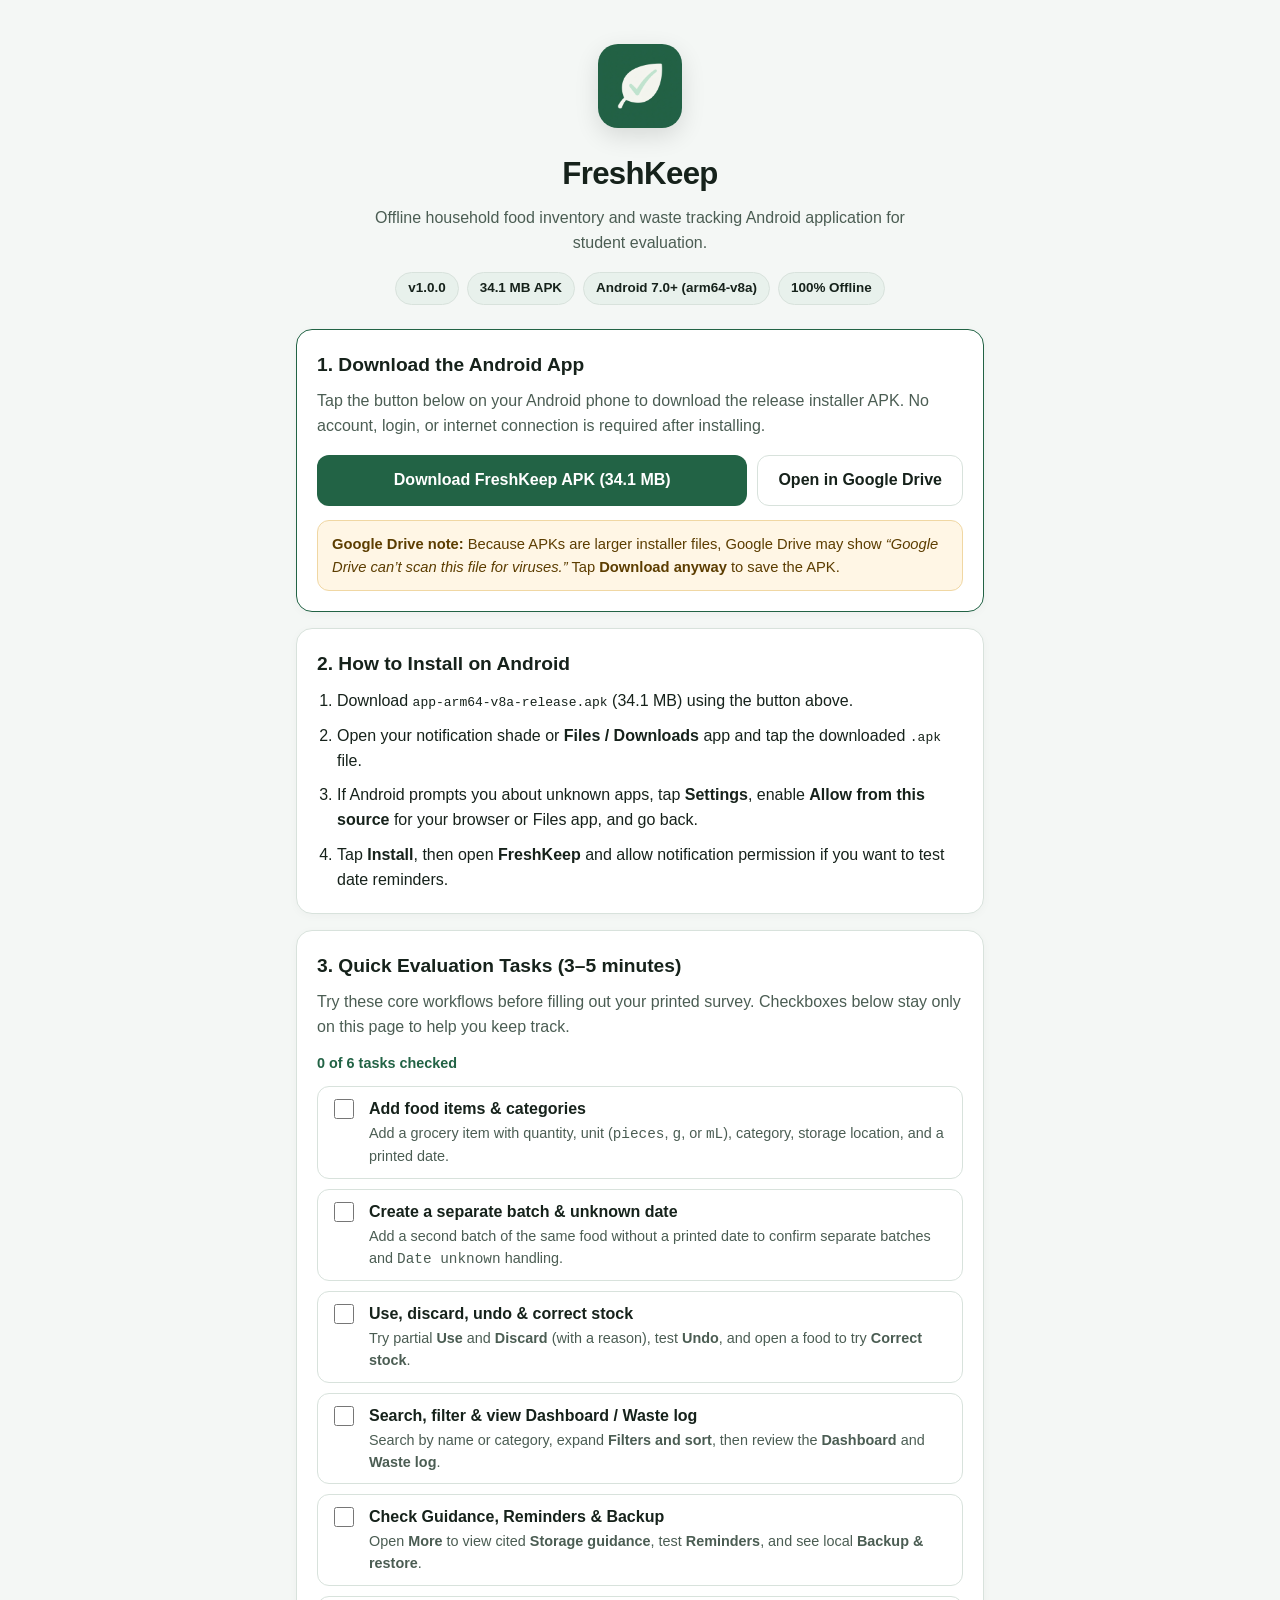
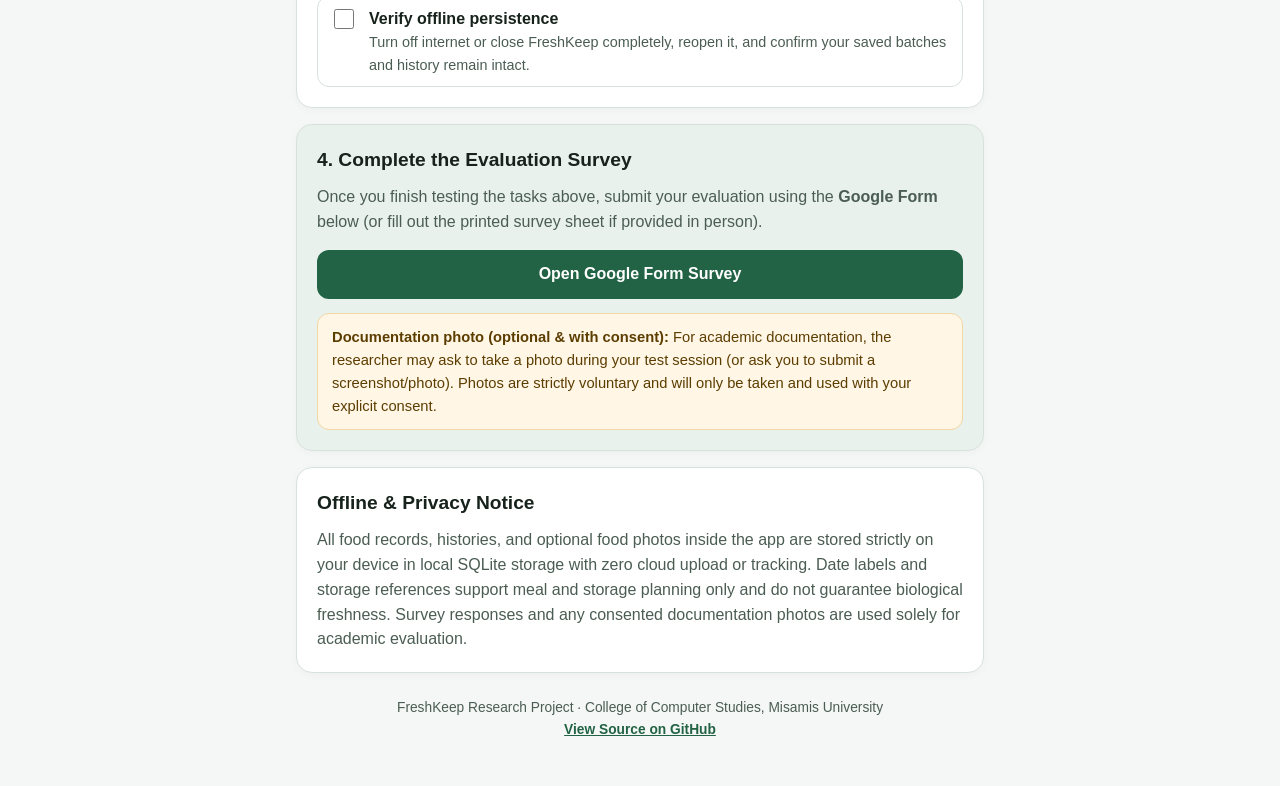
<file: docs/index.html>
<!DOCTYPE html>
<html lang="en">
<head>
  <meta charset="utf-8">
  <meta name="viewport" content="width=device-width, initial-scale=1">
  <title>FreshKeep — Download Android Test App</title>
  <meta name="description" content="Download FreshKeep, an offline household food inventory and waste tracking Android app developed for student research evaluation.">
  <link rel="icon" type="image/png" href="icon.png">
  <link rel="stylesheet" href="styles.css">
</head>
<body>
  <main class="wrap">
    <header class="hero">
      <img class="app-icon" src="icon.png" alt="FreshKeep app icon">
      <h1>FreshKeep</h1>
      <p class="subtitle">
        Offline household food inventory and waste tracking Android application for student evaluation.
      </p>
      <div class="badges">
        <span class="badge">v1.0.0</span>
        <span class="badge">34.1 MB APK</span>
        <span class="badge">Android 7.0+ (arm64-v8a)</span>
        <span class="badge">100% Offline</span>
      </div>
    </header>

    <section class="card download-card" aria-labelledby="download-heading">
      <h2 id="download-heading">1. Download the Android App</h2>
      <p>
        Tap the button below on your Android phone to download the release installer APK. No account, login, or internet connection is required after installing.
      </p>
      <div class="actions">
        <a
          class="btn btn-primary"
          href="https://drive.google.com/uc?export=download&amp;id=15BPLmHVSTaHegW3ULRxQfhftmJ_O6i2R"
          rel="noopener"
        >
          Download FreshKeep APK (34.1 MB)
        </a>
        <a
          class="btn btn-secondary"
          href="https://drive.google.com/file/d/15BPLmHVSTaHegW3ULRxQfhftmJ_O6i2R/view?usp=sharing"
          target="_blank"
          rel="noopener noreferrer"
        >
          Open in Google Drive
        </a>
      </div>
      <div class="callout">
        <strong>Google Drive note:</strong> Because APKs are larger installer files, Google Drive may show <em>“Google Drive can’t scan this file for viruses.”</em> Tap <strong>Download anyway</strong> to save the APK.
      </div>
    </section>

    <section class="card" aria-labelledby="install-heading">
      <h2 id="install-heading">2. How to Install on Android</h2>
      <ol class="steps">
        <li>Download <code>app-arm64-v8a-release.apk</code> (34.1 MB) using the button above.</li>
        <li>Open your notification shade or <strong>Files / Downloads</strong> app and tap the downloaded <code>.apk</code> file.</li>
        <li>If Android prompts you about unknown apps, tap <strong>Settings</strong>, enable <strong>Allow from this source</strong> for your browser or Files app, and go back.</li>
        <li>Tap <strong>Install</strong>, then open <strong>FreshKeep</strong> and allow notification permission if you want to test date reminders.</li>
      </ol>
    </section>

    <section class="card" aria-labelledby="tasks-heading">
      <h2 id="tasks-heading">3. Quick Evaluation Tasks (3–5 minutes)</h2>
      <p>
        Try these core workflows before filling out your printed survey. Checkboxes below stay only on this page to help you keep track.
      </p>
      <div id="task-progress" class="progress-line">0 of 6 tasks checked</div>
      <ul class="task-list">
        <li class="task-item">
          <label>
            <input type="checkbox" class="task-box">
            <span>
              <span class="task-title">Add food items &amp; categories</span>
              <span class="task-desc">Add a grocery item with quantity, unit (<code>pieces</code>, <code>g</code>, or <code>mL</code>), category, storage location, and a printed date.</span>
            </span>
          </label>
        </li>
        <li class="task-item">
          <label>
            <input type="checkbox" class="task-box">
            <span>
              <span class="task-title">Create a separate batch &amp; unknown date</span>
              <span class="task-desc">Add a second batch of the same food without a printed date to confirm separate batches and <code>Date unknown</code> handling.</span>
            </span>
          </label>
        </li>
        <li class="task-item">
          <label>
            <input type="checkbox" class="task-box">
            <span>
              <span class="task-title">Use, discard, undo &amp; correct stock</span>
              <span class="task-desc">Try partial <strong>Use</strong> and <strong>Discard</strong> (with a reason), test <strong>Undo</strong>, and open a food to try <strong>Correct stock</strong>.</span>
            </span>
          </label>
        </li>
        <li class="task-item">
          <label>
            <input type="checkbox" class="task-box">
            <span>
              <span class="task-title">Search, filter &amp; view Dashboard / Waste log</span>
              <span class="task-desc">Search by name or category, expand <strong>Filters and sort</strong>, then review the <strong>Dashboard</strong> and <strong>Waste log</strong>.</span>
            </span>
          </label>
        </li>
        <li class="task-item">
          <label>
            <input type="checkbox" class="task-box">
            <span>
              <span class="task-title">Check Guidance, Reminders &amp; Backup</span>
              <span class="task-desc">Open <strong>More</strong> to view cited <strong>Storage guidance</strong>, test <strong>Reminders</strong>, and see local <strong>Backup &amp; restore</strong>.</span>
            </span>
          </label>
        </li>
        <li class="task-item">
          <label>
            <input type="checkbox" class="task-box">
            <span>
              <span class="task-title">Verify offline persistence</span>
              <span class="task-desc">Turn off internet or close FreshKeep completely, reopen it, and confirm your saved batches and history remain intact.</span>
            </span>
          </label>
        </li>
      </ul>
    </section>

    <section class="card survey-card" aria-labelledby="survey-heading">
      <h2 id="survey-heading">4. Complete the Evaluation Survey</h2>
      <p>
        Once you finish testing the tasks above, submit your evaluation using the <strong>Google Form</strong> below (or fill out the printed survey sheet if provided in person).
      </p>
      <div class="actions">
        <a
          class="btn btn-primary"
          href="https://docs.google.com/forms/d/e/1FAIpQLSeqazJZfaJS-eTChevbZuaS1k_T2pdtu_-zVA3gwY_LlOVrpw/viewform?usp=header"
          target="_blank"
          rel="noopener noreferrer"
        >
          Open Google Form Survey
        </a>
      </div>
      <div class="callout">
        <strong>Documentation photo (optional &amp; with consent):</strong> For academic documentation, the researcher may ask to take a photo during your test session (or ask you to submit a screenshot/photo). Photos are strictly voluntary and will only be taken and used with your explicit consent.
      </div>
    </section>

    <section class="card" aria-labelledby="privacy-heading">
      <h2 id="privacy-heading">Offline &amp; Privacy Notice</h2>
      <p>
        All food records, histories, and optional food photos inside the app are stored strictly on your device in local SQLite storage with zero cloud upload or tracking. Date labels and storage references support meal and storage planning only and do not guarantee biological freshness. Survey responses and any consented documentation photos are used solely for academic evaluation.
      </p>
    </section>

    <footer class="footer">
      FreshKeep Research Project · College of Computer Studies, Misamis University<br>
      <a href="https://github.com/AiruxPH/FreshKeep" target="_blank" rel="noopener noreferrer">View Source on GitHub</a>
    </footer>
  </main>

  <script>
    (function () {
      var boxes = document.querySelectorAll('.task-box');
      var progress = document.getElementById('task-progress');
      function update() {
        var done = 0;
        for (var i = 0; i < boxes.length; i++) {
          if (boxes[i].checked) done++;
        }
        progress.textContent = done + ' of ' + boxes.length + ' tasks checked';
      }
      for (var i = 0; i < boxes.length; i++) {
        boxes[i].addEventListener('change', update);
      }
      update();
    })();
  </script>
</body>
</html>
</file>
<file: docs/styles.css>
:root {
  --green: #226345;
  --green-dark: #194a33;
  --green-tint: #e8f1ec;
  --bg: #f4f7f5;
  --surface: #ffffff;
  --border: #d8e2dc;
  --text: #16221b;
  --muted: #4b5d53;
  --warn-bg: #fff6e5;
  --warn-border: #f0d7a3;
  --warn-text: #5c3d00;
  --radius: 16px;
}

@media (prefers-color-scheme: dark) {
  :root {
    --green: #3a9267;
    --green-dark: #2c7552;
    --green-tint: #1d3227;
    --bg: #0f1612;
    --surface: #17211b;
    --border: #28382f;
    --text: #edf3ef;
    --muted: #acc0b4;
    --warn-bg: #2c2414;
    --warn-border: #594622;
    --warn-text: #f3d79b;
  }
}

* {
  box-sizing: border-box;
}

html {
  scroll-behavior: smooth;
}

body {
  margin: 0;
  font-family: -apple-system, BlinkMacSystemFont, "Segoe UI", Roboto, Helvetica, Arial, sans-serif;
  background: var(--bg);
  color: var(--text);
  line-height: 1.55;
  -webkit-font-smoothing: antialiased;
}

.wrap {
  max-width: 720px;
  margin: 0 auto;
  padding: 24px 16px 48px;
}

.hero {
  text-align: center;
  padding: 20px 12px 24px;
}

.app-icon {
  width: 84px;
  height: 84px;
  border-radius: 20px;
  box-shadow: 0 8px 24px rgba(0, 0, 0, 0.12);
  margin-bottom: 14px;
}

h1 {
  margin: 0 0 8px;
  font-size: 1.95rem;
  letter-spacing: -0.02em;
}

.subtitle {
  margin: 0 auto 16px;
  max-width: 540px;
  color: var(--muted);
  font-size: 1rem;
}

.badges {
  display: flex;
  flex-wrap: wrap;
  justify-content: center;
  gap: 8px;
}

.badge {
  background: var(--green-tint);
  color: var(--text);
  border: 1px solid var(--border);
  padding: 5px 12px;
  border-radius: 999px;
  font-size: 0.84rem;
  font-weight: 600;
}

.card {
  background: var(--surface);
  border: 1px solid var(--border);
  border-radius: var(--radius);
  padding: 20px;
  margin-bottom: 16px;
  box-shadow: 0 2px 10px rgba(0, 0, 0, 0.03);
}

.card h2 {
  margin: 0 0 10px;
  font-size: 1.2rem;
}

.card p {
  margin: 0 0 12px;
  color: var(--muted);
}

.card p:last-child {
  margin-bottom: 0;
}

.download-card {
  border-color: var(--green);
}

.actions {
  display: flex;
  flex-direction: column;
  gap: 10px;
  margin: 16px 0 14px;
}

@media (min-width: 520px) {
  .actions {
    flex-direction: row;
    flex-wrap: wrap;
  }
}

.btn {
  display: inline-flex;
  align-items: center;
  justify-content: center;
  min-height: 48px;
  padding: 12px 20px;
  border-radius: 12px;
  font-size: 1rem;
  font-weight: 600;
  text-decoration: none;
  cursor: pointer;
  transition: background-color 0.15s ease, transform 0.1s ease;
}

.btn:active {
  transform: scale(0.99);
}

.btn-primary {
  background: var(--green);
  color: #ffffff;
  flex: 1 1 auto;
}

.btn-primary:hover {
  background: var(--green-dark);
}

.btn-secondary {
  background: transparent;
  color: var(--text);
  border: 1px solid var(--border);
}

.btn-secondary:hover {
  background: var(--green-tint);
}

.callout {
  background: var(--warn-bg);
  border: 1px solid var(--warn-border);
  color: var(--warn-text);
  border-radius: 12px;
  padding: 12px 14px;
  font-size: 0.92rem;
}

.steps {
  margin: 0;
  padding-left: 20px;
}

.steps li {
  margin-bottom: 10px;
}

.steps li:last-child {
  margin-bottom: 0;
}

.task-list {
  list-style: none;
  margin: 12px 0 0;
  padding: 0;
  display: flex;
  flex-direction: column;
  gap: 10px;
}

.task-item label {
  display: flex;
  align-items: flex-start;
  gap: 12px;
  padding: 10px 12px;
  border: 1px solid var(--border);
  border-radius: 12px;
  cursor: pointer;
}

.task-item input[type="checkbox"] {
  width: 20px;
  height: 20px;
  margin-top: 2px;
  accent-color: var(--green);
  flex-shrink: 0;
}

.task-title {
  display: block;
  font-weight: 600;
}

.task-desc {
  display: block;
  font-size: 0.9rem;
  color: var(--muted);
}

.task-item input:checked + span .task-title {
  text-decoration: line-through;
  opacity: 0.72;
}

.progress-line {
  font-size: 0.9rem;
  font-weight: 600;
  color: var(--green);
  margin-top: 6px;
}

.survey-card {
  background: var(--green-tint);
}

.footer {
  text-align: center;
  margin-top: 24px;
  font-size: 0.86rem;
  color: var(--muted);
}

.footer a {
  color: var(--green);
  font-weight: 600;
}
</file>
